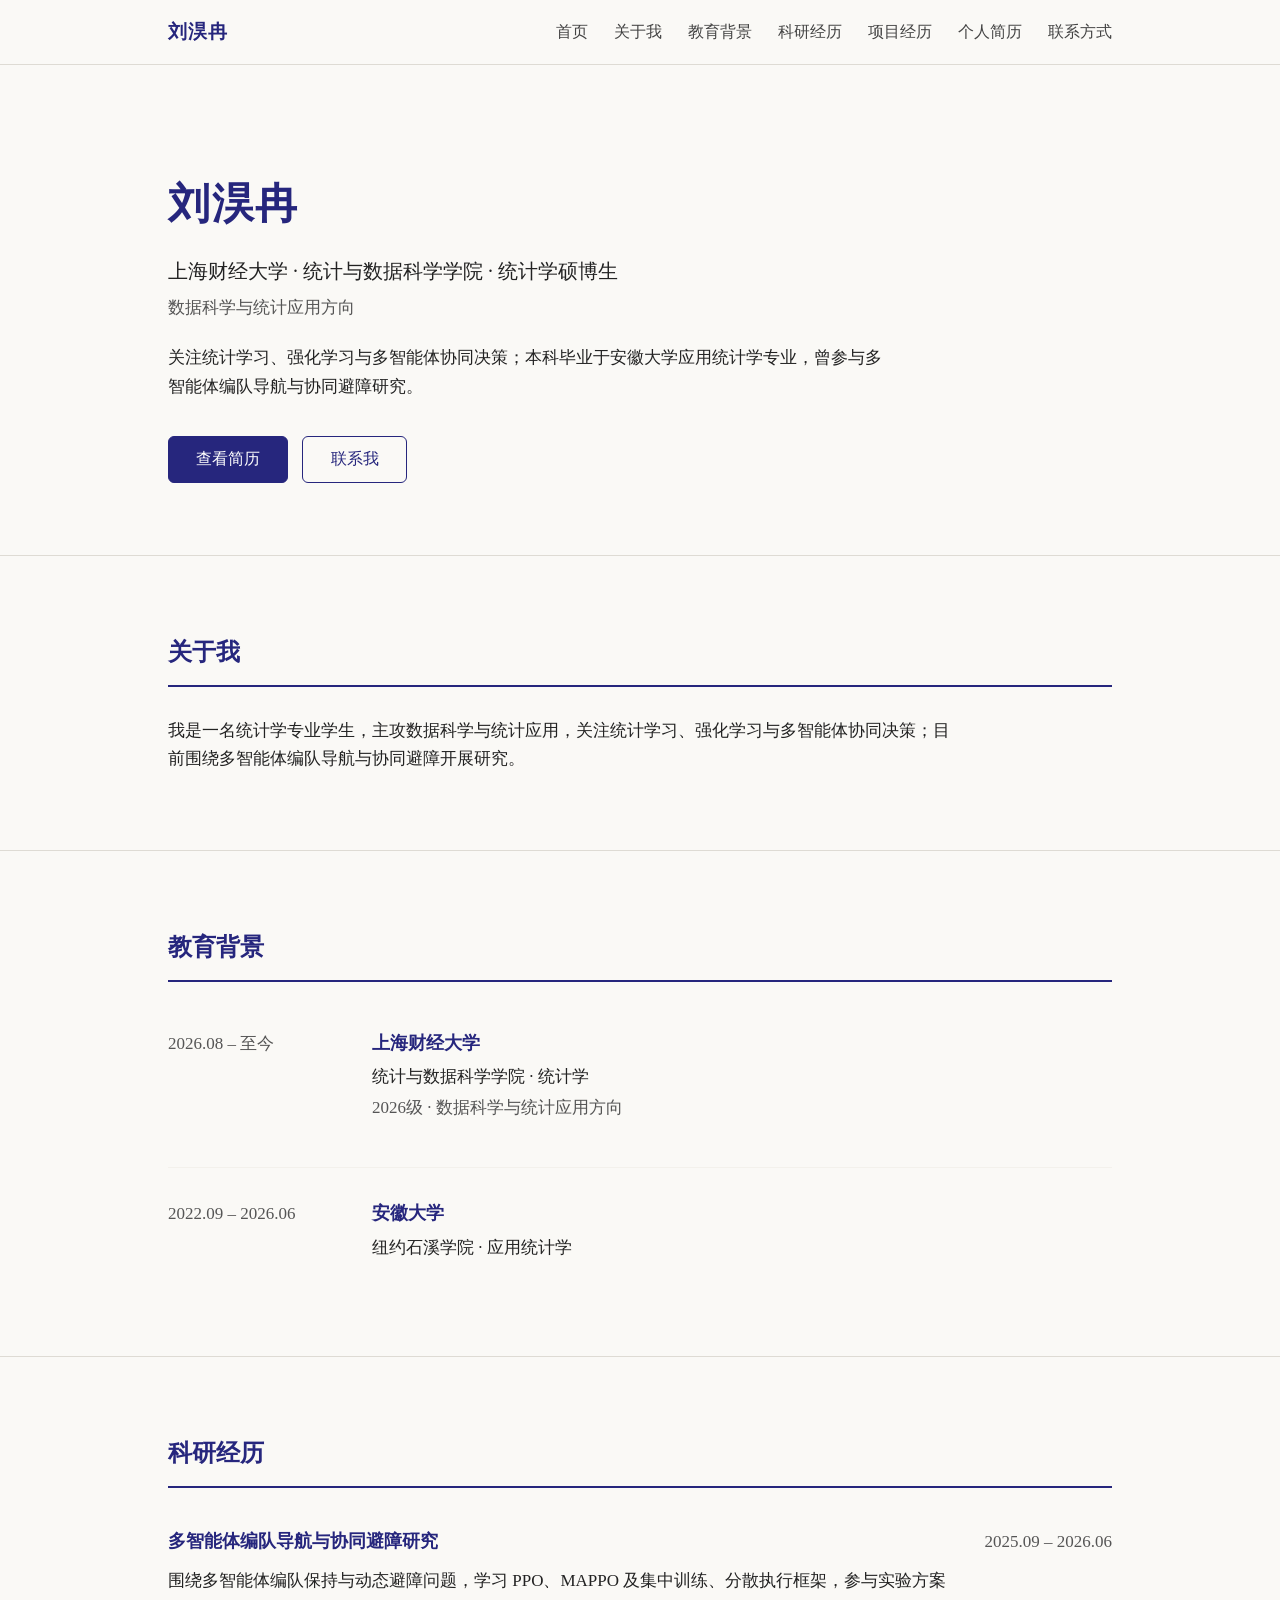
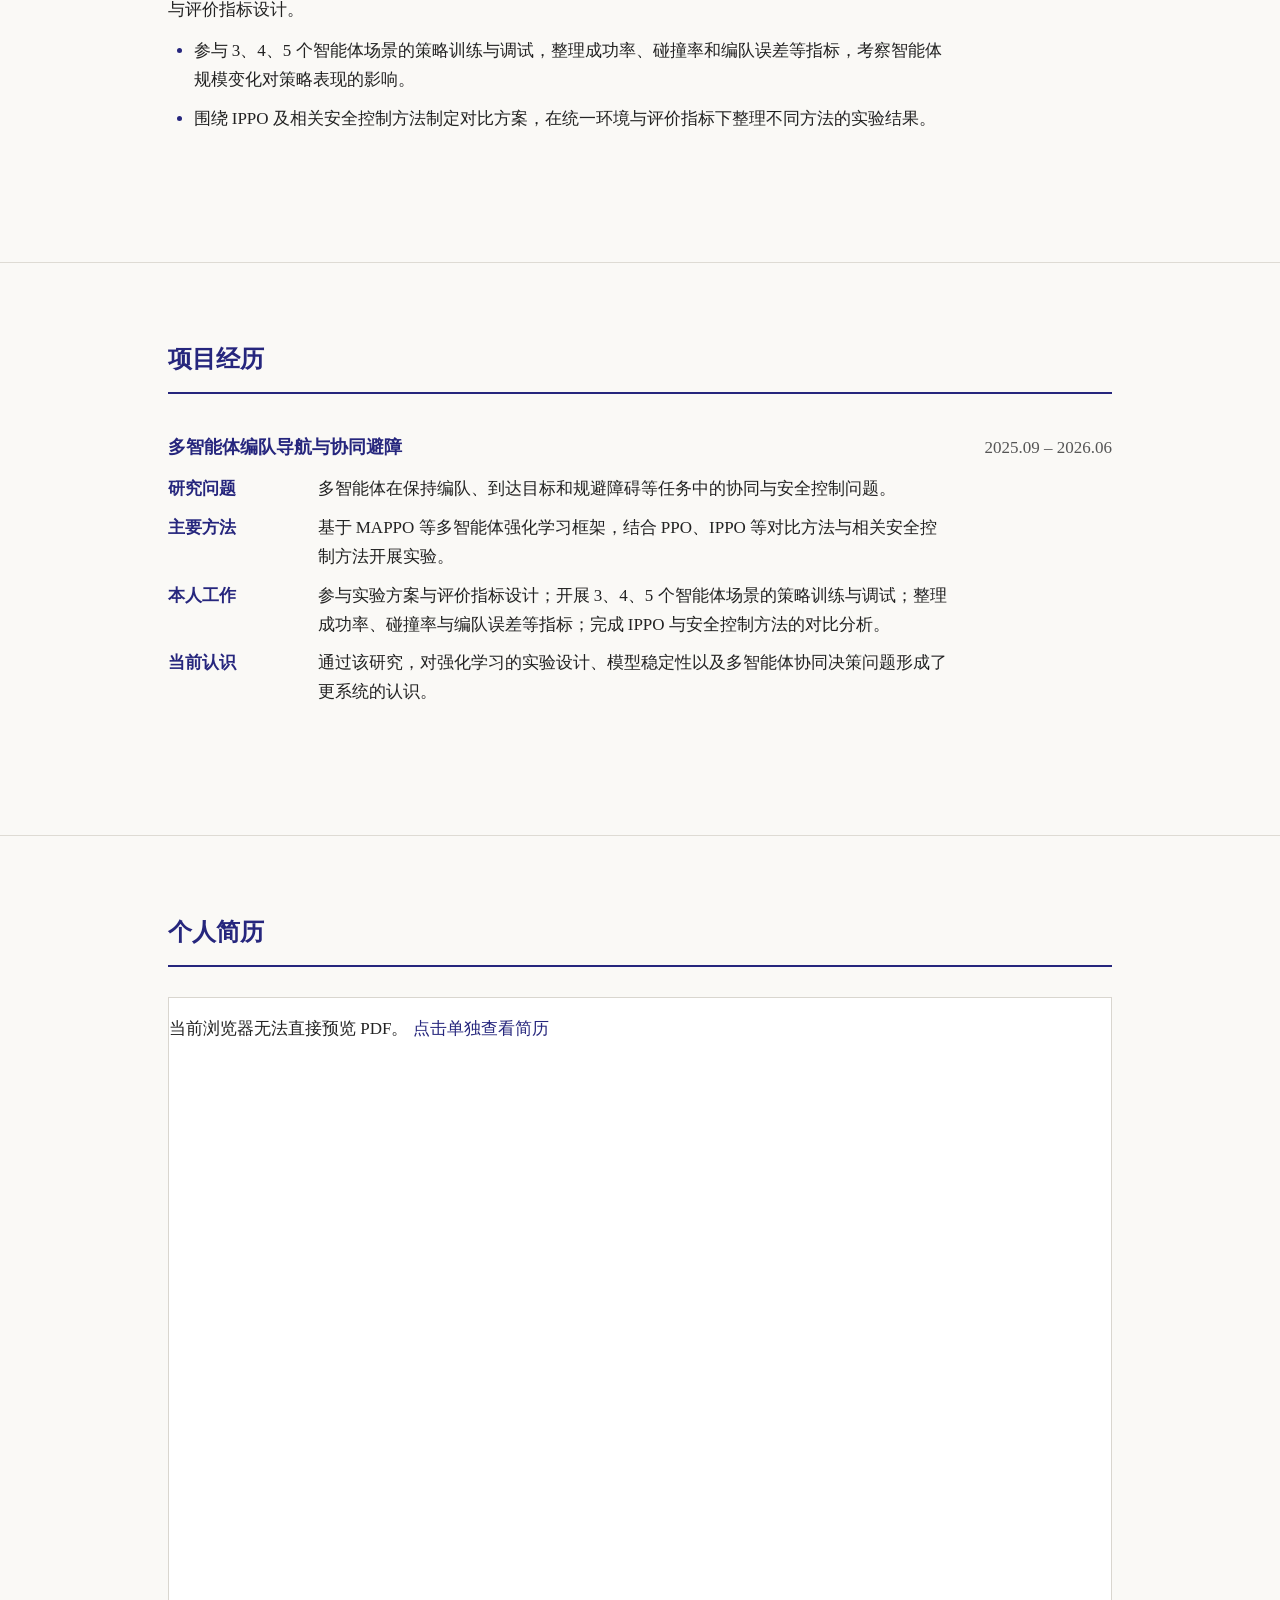
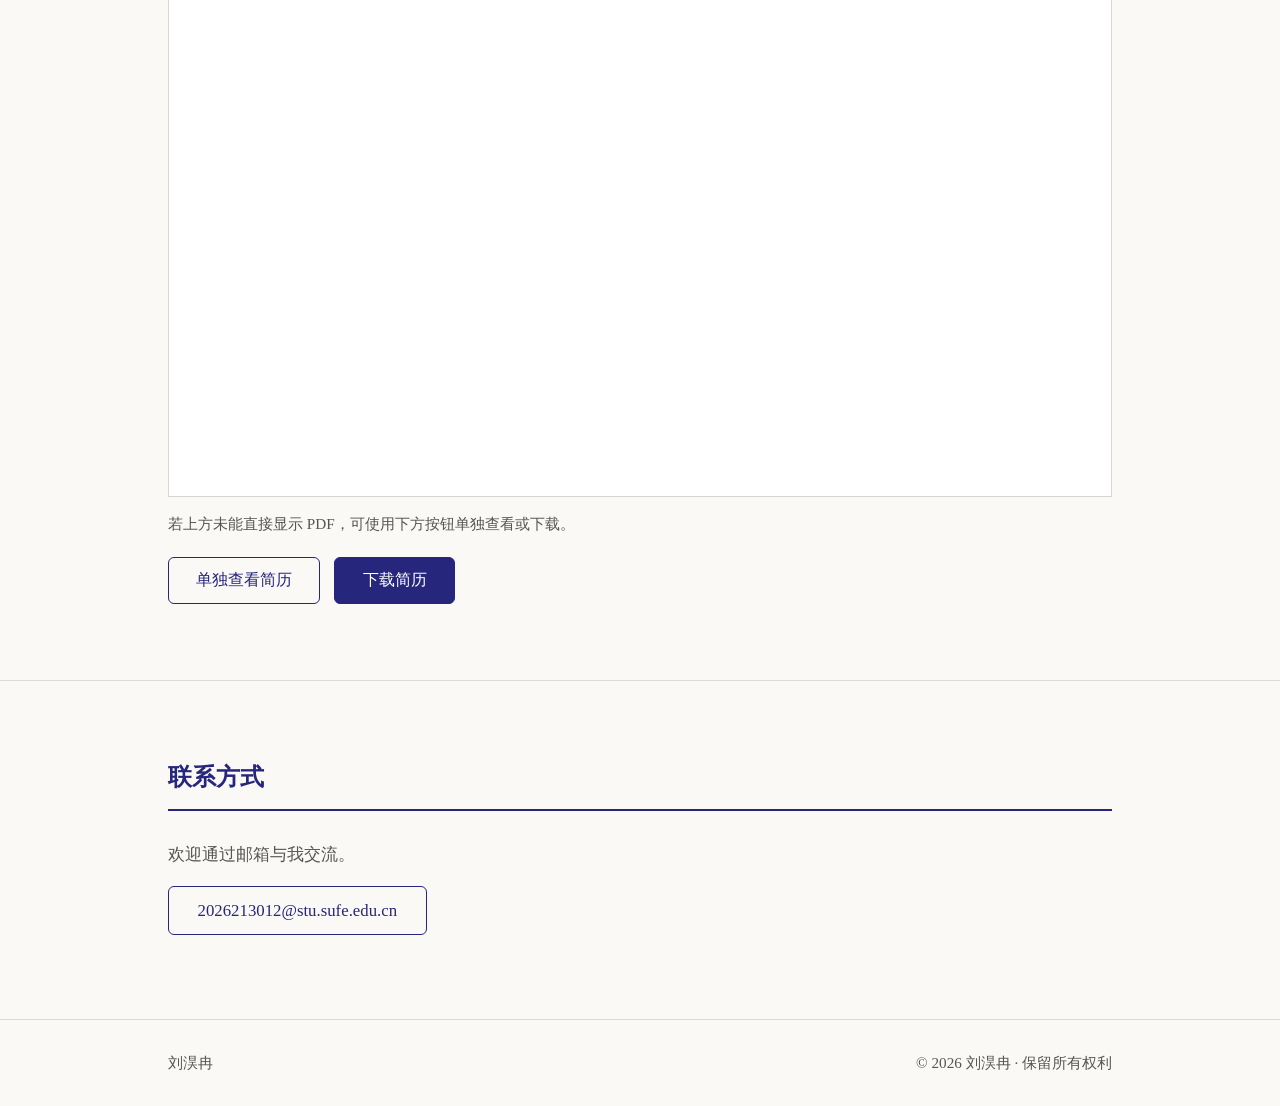
<file: index.html>
<!DOCTYPE html>
<html lang="zh-CN">
<head>
  <meta charset="utf-8">
  <meta name="viewport" content="width=device-width, initial-scale=1">
  <title>刘淏冉 · 个人学术主页</title>
  <meta name="description" content="刘淏冉的个人学术主页：上海财经大学统计与数据科学学院，数据科学与统计应用方向，关注统计学习、强化学习与多智能体协同决策。">
  <link rel="icon" type="image/svg+xml" href="./favicon.svg">
  <link rel="stylesheet" href="./style.css">
</head>
<body>
  <a class="skip-link" href="#main">跳到主要内容</a>

  <header class="site-header">
    <div class="container nav-wrap">
      <a class="brand" href="#top">刘淏冉</a>
      <button class="nav-toggle" id="navToggle" type="button" aria-expanded="false" aria-controls="siteNav" aria-label="打开导航菜单">菜单</button>
      <nav class="site-nav" id="siteNav" aria-label="主导航">
        <ul>
          <li><a href="#top">首页</a></li>
          <li><a href="#about">关于我</a></li>
          <li><a href="#education">教育背景</a></li>
          <li><a href="#research">科研经历</a></li>
          <li><a href="#projects">项目经历</a></li>
          <li><a href="#resume">个人简历</a></li>
          <li><a href="#contact">联系方式</a></li>
        </ul>
      </nav>
    </div>
  </header>

  <main id="main">
    <section id="top" class="hero">
      <div class="container">
        <h1>刘淏冉</h1>
        <p class="hero-sub">上海财经大学 · 统计与数据科学学院 · 统计学硕博生</p>
        <p class="hero-dir">数据科学与统计应用方向</p>
        <p class="hero-intro">
          关注统计学习、强化学习与多智能体协同决策；本科毕业于安徽大学应用统计学专业，曾参与多智能体编队导航与协同避障研究。
        </p>
        <div class="hero-actions">
          <a class="btn btn-primary" href="#resume">查看简历</a>
          <a class="btn btn-secondary" href="#contact">联系我</a>
        </div>
      </div>
    </section>

    <section id="about" class="section">
      <div class="container">
        <h2>关于我</h2>
        <p class="about-text">
          我是一名统计学专业学生，主攻数据科学与统计应用，关注统计学习、强化学习与多智能体协同决策；目前围绕多智能体编队导航与协同避障开展研究。
        </p>
      </div>
    </section>

    <section id="education" class="section">
      <div class="container">
        <h2>教育背景</h2>
        <div class="edu-list">
          <article class="edu-item">
            <div class="edu-time">2026.08 – 至今</div>
            <div class="edu-body">
              <h3>上海财经大学</h3>
              <p class="edu-sub">统计与数据科学学院 · 统计学</p>
              <p class="edu-note">2026级 · 数据科学与统计应用方向</p>
            </div>
          </article>
          <article class="edu-item">
            <div class="edu-time">2022.09 – 2026.06</div>
            <div class="edu-body">
              <h3>安徽大学</h3>
              <p class="edu-sub">纽约石溪学院 · 应用统计学</p>
            </div>
          </article>
        </div>
      </div>
    </section>

    <section id="research" class="section">
      <div class="container">
        <h2>科研经历</h2>

        <article class="entry">
          <div class="entry-head">
            <h3>多智能体编队导航与协同避障研究</h3>
            <span class="entry-time">2025.09 – 2026.06</span>
          </div>
          <p class="entry-bg">
            围绕多智能体编队保持与动态避障问题，学习 PPO、MAPPO 及集中训练、分散执行框架，参与实验方案与评价指标设计。
          </p>
          <ul class="entry-list">
            <li>参与 3、4、5 个智能体场景的策略训练与调试，整理成功率、碰撞率和编队误差等指标，考察智能体规模变化对策略表现的影响。</li>
            <li>围绕 IPPO 及相关安全控制方法制定对比方案，在统一环境与评价指标下整理不同方法的实验结果。</li>
          </ul>
        </article>
      </div>
    </section>

    <section id="projects" class="section">
      <div class="container">
        <h2>项目经历</h2>

        <article class="entry">
          <div class="entry-head">
            <h3>多智能体编队导航与协同避障</h3>
            <span class="entry-time">2025.09 – 2026.06</span>
          </div>
          <dl class="entry-dl">
            <dt>研究问题</dt>
            <dd>多智能体在保持编队、到达目标和规避障碍等任务中的协同与安全控制问题。</dd>
            <dt>主要方法</dt>
            <dd>基于 MAPPO 等多智能体强化学习框架，结合 PPO、IPPO 等对比方法与相关安全控制方法开展实验。</dd>
            <dt>本人工作</dt>
            <dd>参与实验方案与评价指标设计；开展 3、4、5 个智能体场景的策略训练与调试；整理成功率、碰撞率与编队误差等指标；完成 IPPO 与安全控制方法的对比分析。</dd>
            <dt>当前认识</dt>
            <dd>通过该研究，对强化学习的实验设计、模型稳定性以及多智能体协同决策问题形成了更系统的认识。</dd>
          </dl>
        </article>
      </div>
    </section>

    <section id="resume" class="section">
      <div class="container">
        <h2>个人简历</h2>
        <object
          data="./assets/my-resume-v2.pdf"
          type="application/pdf"
          class="resume-viewer">
          <p>
            当前浏览器无法直接预览 PDF。
            <a href="./assets/my-resume-v2.pdf" target="_blank" rel="noopener">点击单独查看简历</a>
          </p>
        </object>
        <p class="resume-hint">若上方未能直接显示 PDF，可使用下方按钮单独查看或下载。</p>
        <div class="resume-actions">
          <a class="btn btn-secondary" href="./assets/my-resume-v2.pdf" target="_blank" rel="noopener">单独查看简历</a>
          <a class="btn btn-primary" href="./assets/my-resume-v2.pdf" download>下载简历</a>
        </div>
      </div>
    </section>

    <section id="contact" class="section">
      <div class="container">
        <h2>联系方式</h2>
        <p class="contact-text">欢迎通过邮箱与我交流。</p>
        <a class="btn btn-secondary contact-mail" href="mailto:2026213012@stu.sufe.edu.cn">2026213012@stu.sufe.edu.cn</a>
      </div>
    </section>
  </main>

  <footer class="site-footer">
    <div class="container footer-inner">
      <p>刘淏冉</p>
      <p>© <span id="year">2026</span> 刘淏冉 · 保留所有权利</p>
    </div>
  </footer>

  <script src="./script.js"></script>
</body>
</html>
</file>
<file: style.css>
/* ============================================================
   刘淏冉 · 个人学术主页
   原生 HTML / CSS，正式、传统、克制的中文学术风格
   ============================================================ */

:root {
  --bg: #faf9f6;
  --bg-soft: #f3f1ec;
  --text: #222222;
  --text-muted: #555555;
  --accent: #26267d;
  --accent-dark: #1b1b5e;
  --border: #dedbd4;
  --focus-ring: rgba(38, 38, 125, 0.45);
}

* {
  box-sizing: border-box;
}

html {
  scroll-behavior: smooth;
}

body {
  margin: 0;
  background: var(--bg);
  color: var(--text);
  font-family: "Noto Serif SC", "Source Han Serif SC", "Songti SC", SimSun, Georgia, "Times New Roman", serif;
  font-size: 17px;
  line-height: 1.7;
  -webkit-font-smoothing: antialiased;
}

a {
  color: var(--accent);
  text-decoration: none;
}

a:hover {
  color: var(--accent-dark);
}

.container {
  max-width: 1000px;
  margin: 0 auto;
  padding: 0 28px;
}

/* ---------- 无障碍 ---------- */
.skip-link {
  position: absolute;
  left: -9999px;
  top: 0;
  background: var(--accent);
  color: #fff;
  padding: 8px 16px;
  z-index: 100;
}

.skip-link:focus {
  left: 0;
}

:focus-visible {
  outline: 3px solid var(--focus-ring);
  outline-offset: 2px;
}

a:focus-visible,
button:focus-visible {
  text-decoration: underline;
}

/* ---------- 顶部导航 ---------- */
.site-header {
  position: sticky;
  top: 0;
  z-index: 50;
  background: rgba(250, 249, 246, 0.96);
  border-bottom: 1px solid var(--border);
}

.nav-wrap {
  display: flex;
  align-items: center;
  justify-content: space-between;
  min-height: 64px;
  gap: 16px;
}

.brand {
  font-size: 1.2rem;
  font-weight: 700;
  color: var(--accent);
  letter-spacing: 0.06em;
}

.site-nav ul {
  display: flex;
  gap: 26px;
  list-style: none;
  margin: 0;
  padding: 0;
}

.site-nav a {
  color: #444;
  font-size: 1rem;
}

.site-nav a:hover {
  color: var(--accent);
}

.nav-toggle {
  display: none;
  border: 1px solid var(--border);
  background: transparent;
  color: var(--text);
  font: inherit;
  font-size: 1rem;
  padding: 6px 14px;
  border-radius: 6px;
  cursor: pointer;
}

/* ---------- 首屏 ---------- */
.hero {
  padding: 104px 0 72px;
}

.hero h1 {
  margin: 0 0 14px;
  font-size: 2.6rem;
  font-weight: 700;
  letter-spacing: 0.04em;
  color: var(--accent);
}

.hero-sub {
  margin: 0 0 6px;
  font-size: 1.25rem;
  color: var(--text);
}

.hero-dir {
  margin: 0 0 22px;
  font-size: 1.05rem;
  color: var(--text-muted);
}

.hero-intro {
  max-width: 42em;
  margin: 0 0 34px;
}

.hero-actions {
  display: flex;
  gap: 14px;
  flex-wrap: wrap;
}

/* ---------- 通用按钮 ---------- */
.btn {
  display: inline-block;
  padding: 0.7em 1.7em;
  font-size: 1rem;
  line-height: 1.4;
  border: 1px solid var(--accent);
  border-radius: 6px;
  transition: background-color 0.15s ease, color 0.15s ease, border-color 0.15s ease;
}

.btn-primary {
  background: var(--accent);
  color: #fff;
}

.btn-primary:hover {
  background: var(--accent-dark);
  color: #fff;
}

.btn-secondary {
  background: transparent;
  color: var(--accent);
}

.btn-secondary:hover {
  background: rgba(38, 38, 125, 0.06);
  color: var(--accent-dark);
}

/* ---------- 板块 ---------- */
.section {
  padding: 76px 0;
  border-top: 1px solid var(--border);
}

.section h2 {
  margin: 0 0 30px;
  font-size: 1.5rem;
  font-weight: 700;
  color: var(--accent);
  padding-bottom: 12px;
  border-bottom: 2px solid var(--accent);
}

section[id] {
  scroll-margin-top: 84px;
}

.about-text {
  max-width: 46em;
  margin: 0;
}

/* ---------- 教育背景 ---------- */
.edu-item {
  display: grid;
  grid-template-columns: 180px 1fr;
  gap: 24px;
  padding: 16px 0;
  align-items: baseline;
}

.edu-item + .edu-item {
  margin-top: 26px;
  border-top: 1px solid var(--bg-soft);
  padding-top: 30px;
}

.edu-time {
  color: var(--text-muted);
  font-variant-numeric: tabular-nums;
  white-space: nowrap;
}

.edu-body h3 {
  margin: 0 0 4px;
  font-size: 1.15rem;
  color: var(--accent);
}

.edu-sub,
.edu-note {
  margin: 2px 0;
  color: var(--text-muted);
}

.edu-sub {
  color: var(--text);
}

/* ---------- 科研 / 项目条目 ---------- */
.entry {
  padding: 8px 0 8px;
  margin-bottom: 44px;
}

.entry-head {
  display: flex;
  align-items: baseline;
  justify-content: space-between;
  gap: 20px;
}

.entry-head h3 {
  margin: 0;
  font-size: 1.15rem;
  color: var(--accent);
}

.entry-time {
  color: var(--text-muted);
  white-space: nowrap;
  font-variant-numeric: tabular-nums;
}

.entry-bg {
  margin: 10px 0 12px;
  max-width: 46em;
}

.entry-list {
  margin: 0;
  padding-left: 1.5em;
  max-width: 46em;
}

.entry-list li + li {
  margin-top: 10px;
}

.entry-list li::marker {
  color: var(--accent);
}

.entry-dl {
  margin: 12px 0 0;
  display: grid;
  grid-template-columns: 7.5em 1fr;
  gap: 10px 22px;
  max-width: 46em;
}

.entry-dl dt {
  color: var(--accent);
  font-weight: 600;
}

.entry-dl dd {
  margin: 0;
}

/* ---------- 简历预览 ---------- */
.resume-viewer {
  display: block;
  width: 100%;
  height: 1100px;
  border: 1px solid #d9d6cf;
  background: #fff;
}

.resume-actions {
  display: flex;
  gap: 14px;
  margin-top: 20px;
  flex-wrap: wrap;
}

.resume-hint {
  margin: 14px 0 0;
  color: var(--text-muted);
  font-size: 0.95rem;
}

/* ---------- 联系方式 ---------- */
.contact-text {
  margin: 0 0 16px;
  color: var(--text-muted);
}

.contact-mail {
  font-size: 1.05rem;
}

/* ---------- 页脚 ---------- */
.site-footer {
  border-top: 1px solid var(--border);
  padding: 30px 0;
  margin-top: 8px;
}

.footer-inner {
  display: flex;
  justify-content: space-between;
  gap: 16px;
  flex-wrap: wrap;
  color: var(--text-muted);
  font-size: 0.95rem;
}

.footer-inner p {
  margin: 0;
}

/* ---------- 平板（≤1024px） ---------- */
@media (max-width: 1024px) {
  .container {
    padding: 0 24px;
  }
}

/* ---------- 手机 / 平板（≤768px） ---------- */
@media (max-width: 768px) {
  body {
    font-size: 16px;
  }

  .hero {
    padding: 72px 0 56px;
  }

  .hero h1 {
    font-size: 2.1rem;
  }

  .nav-toggle {
    display: inline-block;
  }

  .site-nav {
    position: absolute;
    left: 0;
    right: 0;
    top: 64px;
    background: var(--bg);
    border-bottom: 1px solid var(--border);
    display: none;
  }

  .site-nav.open {
    display: block;
  }

  .site-nav ul {
    flex-direction: column;
    gap: 0;
    padding: 8px 24px 16px;
  }

  .site-nav li + li {
    border-top: 1px solid var(--bg-soft);
  }

  .site-nav a {
    display: block;
    padding: 12px 0;
  }

  .section {
    padding: 56px 0;
  }

  .edu-item {
    grid-template-columns: 1fr;
    gap: 8px;
  }

  .edu-item + .edu-item {
    margin-top: 20px;
    padding-top: 24px;
  }

  .entry-head {
    flex-direction: column;
    gap: 6px;
  }

  .entry-dl {
    grid-template-columns: 1fr;
    gap: 4px 0;
  }

  .entry-dl dd {
    margin-bottom: 14px;
  }

  .resume-viewer {
    height: 70vh;
    min-height: 480px;
  }

  .resume-actions {
    flex-direction: column;
    align-items: stretch;
  }

  .resume-actions .btn {
    text-align: center;
  }
}

/* ---------- 窄屏（≤390px） ---------- */
@media (max-width: 390px) {
  .container {
    padding: 0 18px;
  }

  .hero h1 {
    font-size: 1.9rem;
  }

  .hero-actions {
    flex-direction: column;
    align-items: stretch;
  }

  .hero-actions .btn {
    text-align: center;
  }
}
</file>
